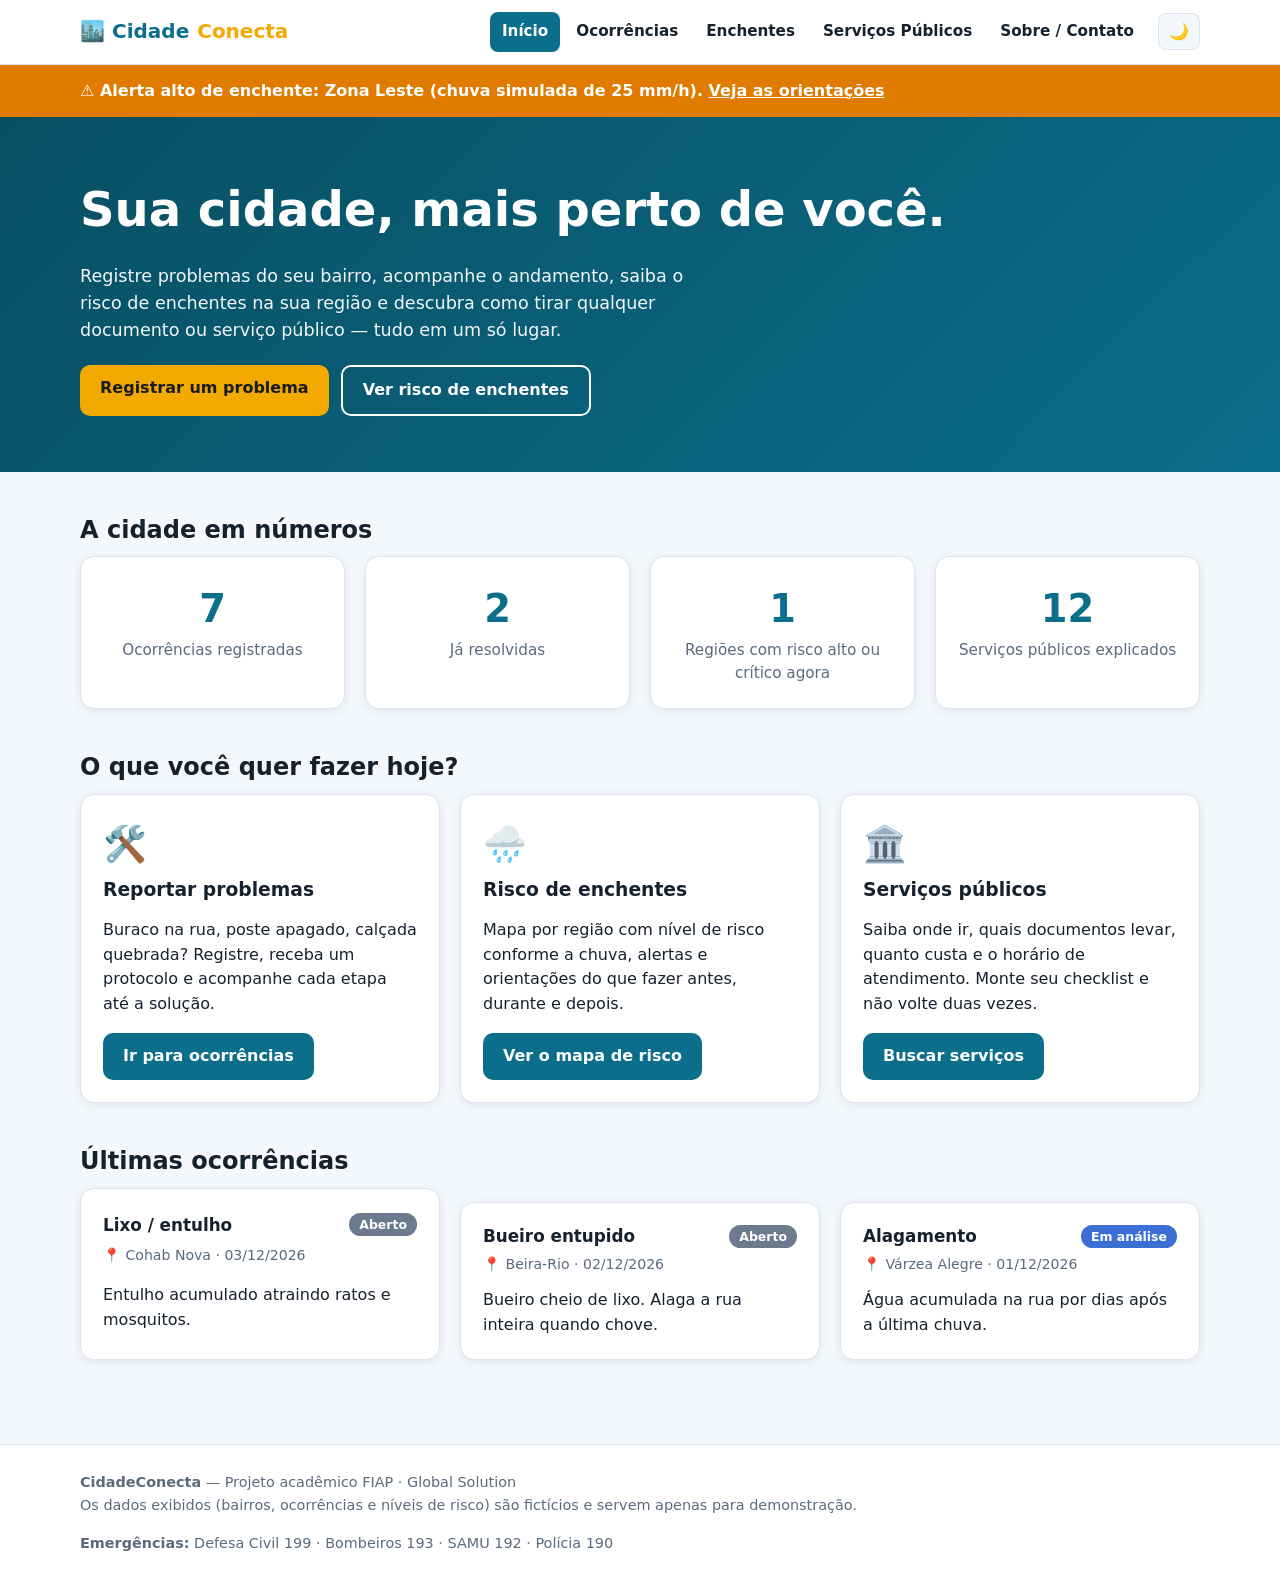
<file: index.html>
<!DOCTYPE html>
<html lang="pt-BR">
<head>
  <meta charset="UTF-8">
  <meta name="viewport" content="width=device-width, initial-scale=1">
  <meta name="description" content="CidadeConecta: registre problemas urbanos, acompanhe riscos de enchentes e encontre serviços públicos.">
  <title>CidadeConecta — Cidade mais próxima de você</title>
  <link rel="stylesheet" href="css/style.css">
</head>
<body data-page="index">
  <div id="bannerAlerta" role="status"></div>

  <main id="conteudo">
    <section class="hero">
      <div class="container">
        <h1>Sua cidade, mais perto de você.</h1>
        <p>Registre problemas do seu bairro, acompanhe o andamento, saiba o risco de enchentes na sua região e descubra como tirar qualquer documento ou serviço público — tudo em um só lugar.</p>
        <div class="btn-row">
          <a class="btn accent" href="ocorrencias.html#nova">Registrar um problema</a>
          <a class="btn ghost" style="color:#fff;border-color:#fff" href="enchentes.html">Ver risco de enchentes</a>
        </div>
      </div>
    </section>

    <section class="block">
      <div class="container">
        <h2>A cidade em números</h2>
        <div class="grid cols-4">
          <div class="card stat"><div class="num" data-count id="nTotal">0</div><div class="lbl">Ocorrências registradas</div></div>
          <div class="card stat"><div class="num" data-count id="nResolvidas">0</div><div class="lbl">Já resolvidas</div></div>
          <div class="card stat"><div class="num" data-count id="nRegioes">0</div><div class="lbl">Regiões com risco alto ou crítico agora</div></div>
          <div class="card stat"><div class="num" data-count id="nServicos">0</div><div class="lbl">Serviços públicos explicados</div></div>
        </div>
      </div>
    </section>

    <section class="block" style="padding-top:0">
      <div class="container">
        <h2>O que você quer fazer hoje?</h2>
        <div class="grid cols-3">
          <article class="card feature">
            <span class="emoji" aria-hidden="true">🛠️</span>
            <h3>Reportar problemas</h3>
            <p>Buraco na rua, poste apagado, calçada quebrada? Registre, receba um protocolo e acompanhe cada etapa até a solução.</p>
            <a class="btn" href="ocorrencias.html">Ir para ocorrências</a>
          </article>
          <article class="card feature">
            <span class="emoji" aria-hidden="true">🌧️</span>
            <h3>Risco de enchentes</h3>
            <p>Mapa por região com nível de risco conforme a chuva, alertas e orientações do que fazer antes, durante e depois.</p>
            <a class="btn" href="enchentes.html">Ver o mapa de risco</a>
          </article>
          <article class="card feature">
            <span class="emoji" aria-hidden="true">🏛️</span>
            <h3>Serviços públicos</h3>
            <p>Saiba onde ir, quais documentos levar, quanto custa e o horário de atendimento. Monte seu checklist e não volte duas vezes.</p>
            <a class="btn" href="servicos.html">Buscar serviços</a>
          </article>
        </div>
      </div>
    </section>

    <section class="block" style="padding-top:0">
      <div class="container">
        <h2>Últimas ocorrências</h2>
        <div id="ultimas" class="grid cols-3"></div>
      </div>
    </section>
  </main>

  <script src="js/common.js"></script>
  <script src="js/servicos-dados.js"></script>
  <script src="js/home.js"></script>
</body>
</html>
</file>
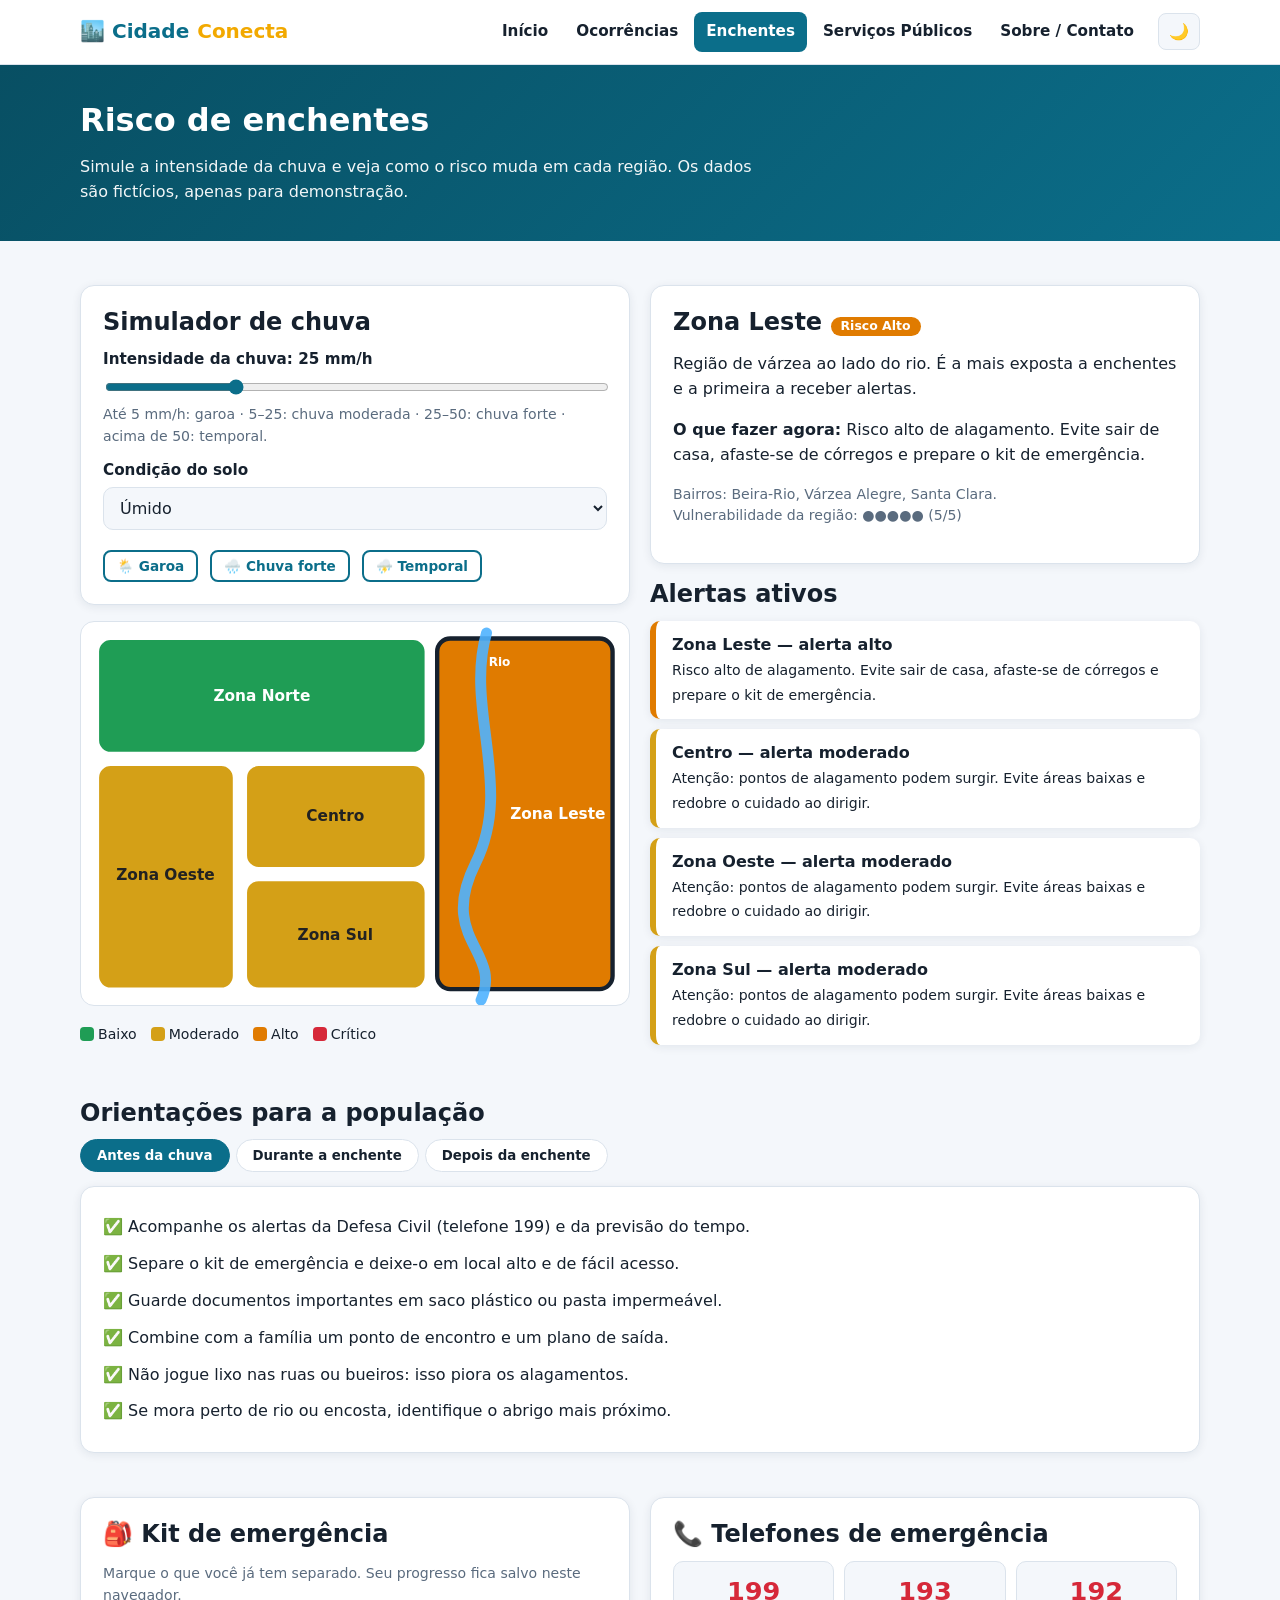
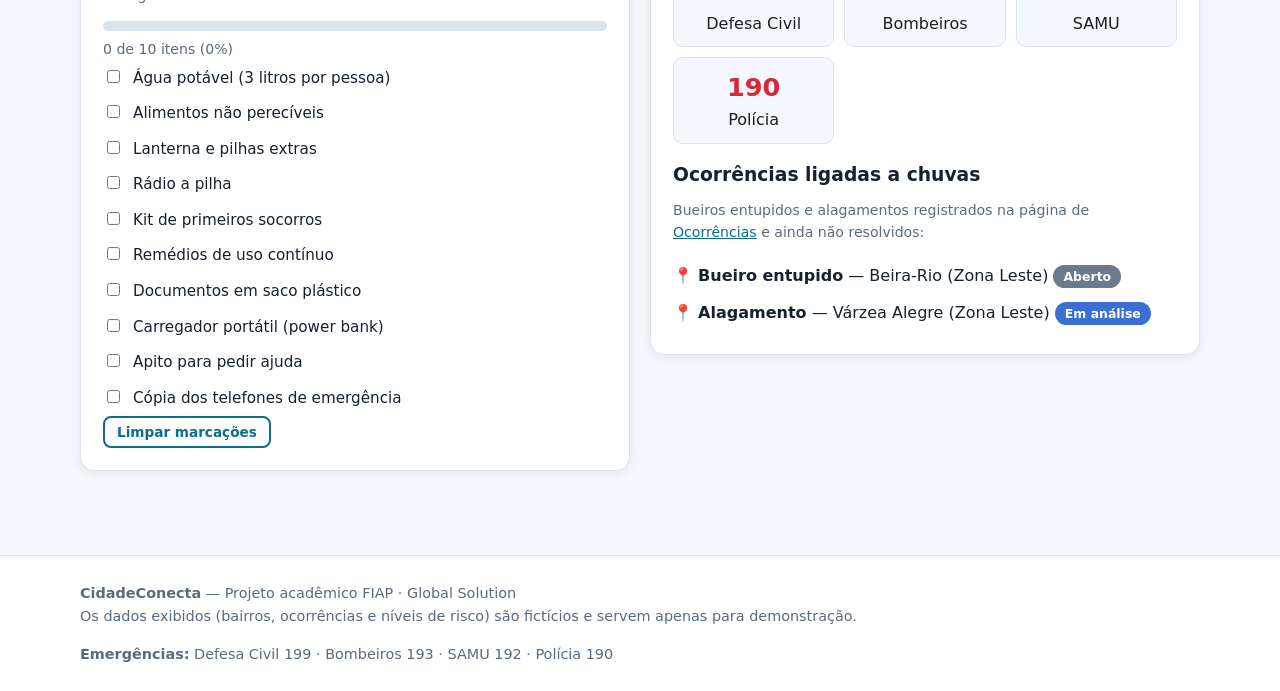
<file: enchentes.html>
<!DOCTYPE html>
<html lang="pt-BR">
<head>
  <meta charset="UTF-8">
  <meta name="viewport" content="width=device-width, initial-scale=1">
  <meta name="description" content="Mapa de risco de enchentes por região, alertas e orientações para a população.">
  <title>Risco de Enchentes — CidadeConecta</title>
  <link rel="stylesheet" href="css/style.css">
</head>
<body data-page="enchentes">
  <main id="conteudo">
    <div class="page-head">
      <div class="container">
        <h1>Risco de enchentes</h1>
        <p>Simule a intensidade da chuva e veja como o risco muda em cada região. Os dados são fictícios, apenas para demonstração.</p>
      </div>
    </div>

    <section class="block">
      <div class="container">
        <div class="grid" style="grid-template-columns: repeat(auto-fit, minmax(320px, 1fr)); align-items: start">

          <!-- SIMULADOR + MAPA -->
          <div>
            <div class="card" style="margin-bottom:16px">
              <h2>Simulador de chuva</h2>
              <label for="chuva">Intensidade da chuva: <strong id="chuvaValor">25 mm/h</strong></label>
              <input type="range" id="chuva" min="0" max="100" step="5" value="25" aria-describedby="chuvaDesc">
              <div id="chuvaDesc" class="muted small">Até 5 mm/h: garoa · 5–25: chuva moderada · 25–50: chuva forte · acima de 50: temporal.</div>

              <label for="solo">Condição do solo</label>
              <select id="solo">
                <option value="seco">Seco (sem chuva nos últimos dias)</option>
                <option value="umido">Úmido</option>
                <option value="encharcado">Encharcado (choveu muito nos últimos dias)</option>
              </select>

              <div class="btn-row">
                <button class="btn small ghost" type="button" data-preset="5,seco">🌦️ Garoa</button>
                <button class="btn small ghost" type="button" data-preset="30,umido">🌧️ Chuva forte</button>
                <button class="btn small ghost" type="button" data-preset="70,encharcado">⛈️ Temporal</button>
              </div>
            </div>

            <div class="map-wrap">
              <svg viewBox="0 0 500 350" role="group" aria-label="Mapa esquemático da cidade por região. Selecione uma região para ver detalhes.">
                <g id="zonas">
                  <g class="zone-g" data-id="norte"  tabindex="0" role="button"><rect class="zone" x="15"  y="15"  width="300" height="105" rx="12"/><text class="zone-label" x="165" y="72">Zona Norte</text></g>
                  <g class="zone-g" data-id="leste"  tabindex="0" role="button"><rect class="zone" x="325" y="15"  width="160" height="320" rx="12"/><text class="zone-label" x="435" y="180">Zona Leste</text></g>
                  <g class="zone-g" data-id="oeste"  tabindex="0" role="button"><rect class="zone" x="15"  y="130" width="125" height="205" rx="12"/><text class="zone-label" x="77" y="235">Zona Oeste</text></g>
                  <g class="zone-g" data-id="centro" tabindex="0" role="button"><rect class="zone" x="150" y="130" width="165" height="95"  rx="12"/><text class="zone-label" x="232" y="182">Centro</text></g>
                  <g class="zone-g" data-id="sul"    tabindex="0" role="button"><rect class="zone" x="150" y="235" width="165" height="100" rx="12"/><text class="zone-label" x="232" y="290">Zona Sul</text></g>
                </g>
                <path d="M370 10 C 350 80, 395 150, 360 220 S 385 300, 365 345" fill="none" stroke="#4fb3ff" stroke-width="10" stroke-linecap="round" opacity=".9" pointer-events="none"/>
                <text x="372" y="40" font-size="11" fill="#fff" pointer-events="none" style="font-weight:700">Rio</text>
              </svg>
              <div class="legend" aria-label="Legenda">
                <span><i style="background:var(--ok)"></i>Baixo</span>
                <span><i style="background:var(--warn)"></i>Moderado</span>
                <span><i style="background:var(--high)"></i>Alto</span>
                <span><i style="background:var(--crit)"></i>Crítico</span>
              </div>
            </div>
          </div>

          <!-- DETALHES + ALERTAS -->
          <div>
            <div class="card" id="detalheRegiao" aria-live="polite" style="margin-bottom:16px"></div>
            <h2>Alertas ativos</h2>
            <div id="alertas" aria-live="polite"></div>
          </div>
        </div>
      </div>
    </section>

    <section class="block" style="padding-top:0">
      <div class="container">
        <h2>Orientações para a população</h2>
        <div class="tabs" role="tablist" aria-label="Momento">
          <button class="tab" role="tab" id="tab-antes" aria-selected="true" data-tab="antes">Antes da chuva</button>
          <button class="tab" role="tab" id="tab-durante" aria-selected="false" data-tab="durante">Durante a enchente</button>
          <button class="tab" role="tab" id="tab-depois" aria-selected="false" data-tab="depois">Depois da enchente</button>
        </div>
        <div class="card" id="painelOrient" role="tabpanel"></div>
      </div>
    </section>

    <section class="block" style="padding-top:0">
      <div class="container grid" style="grid-template-columns: repeat(auto-fit, minmax(300px, 1fr)); align-items: start">
        <div class="card">
          <h2>🎒 Kit de emergência</h2>
          <p class="muted small">Marque o que você já tem separado. Seu progresso fica salvo neste navegador.</p>
          <div class="progress" role="progressbar" aria-valuemin="0" aria-valuemax="100" id="barraKit"><div id="barraKitFill"></div></div>
          <div id="kitTexto" class="small muted"></div>
          <ul class="clean check" id="kit"></ul>
          <button class="btn small ghost" type="button" id="kitLimpar">Limpar marcações</button>
        </div>
        <div class="card">
          <h2>📞 Telefones de emergência</h2>
          <div class="phones">
            <div class="phone"><b>199</b>Defesa Civil</div>
            <div class="phone"><b>193</b>Bombeiros</div>
            <div class="phone"><b>192</b>SAMU</div>
            <div class="phone"><b>190</b>Polícia</div>
          </div>
          <h3 style="margin-top:20px">Ocorrências ligadas a chuvas</h3>
          <p class="muted small">Bueiros entupidos e alagamentos registrados na página de <a href="ocorrencias.html">Ocorrências</a> e ainda não resolvidos:</p>
          <ul class="clean" id="relacionadas"></ul>
        </div>
      </div>
    </section>
  </main>

  <script src="js/common.js"></script>
  <script src="js/enchentes.js"></script>
</body>
</html>
</file>
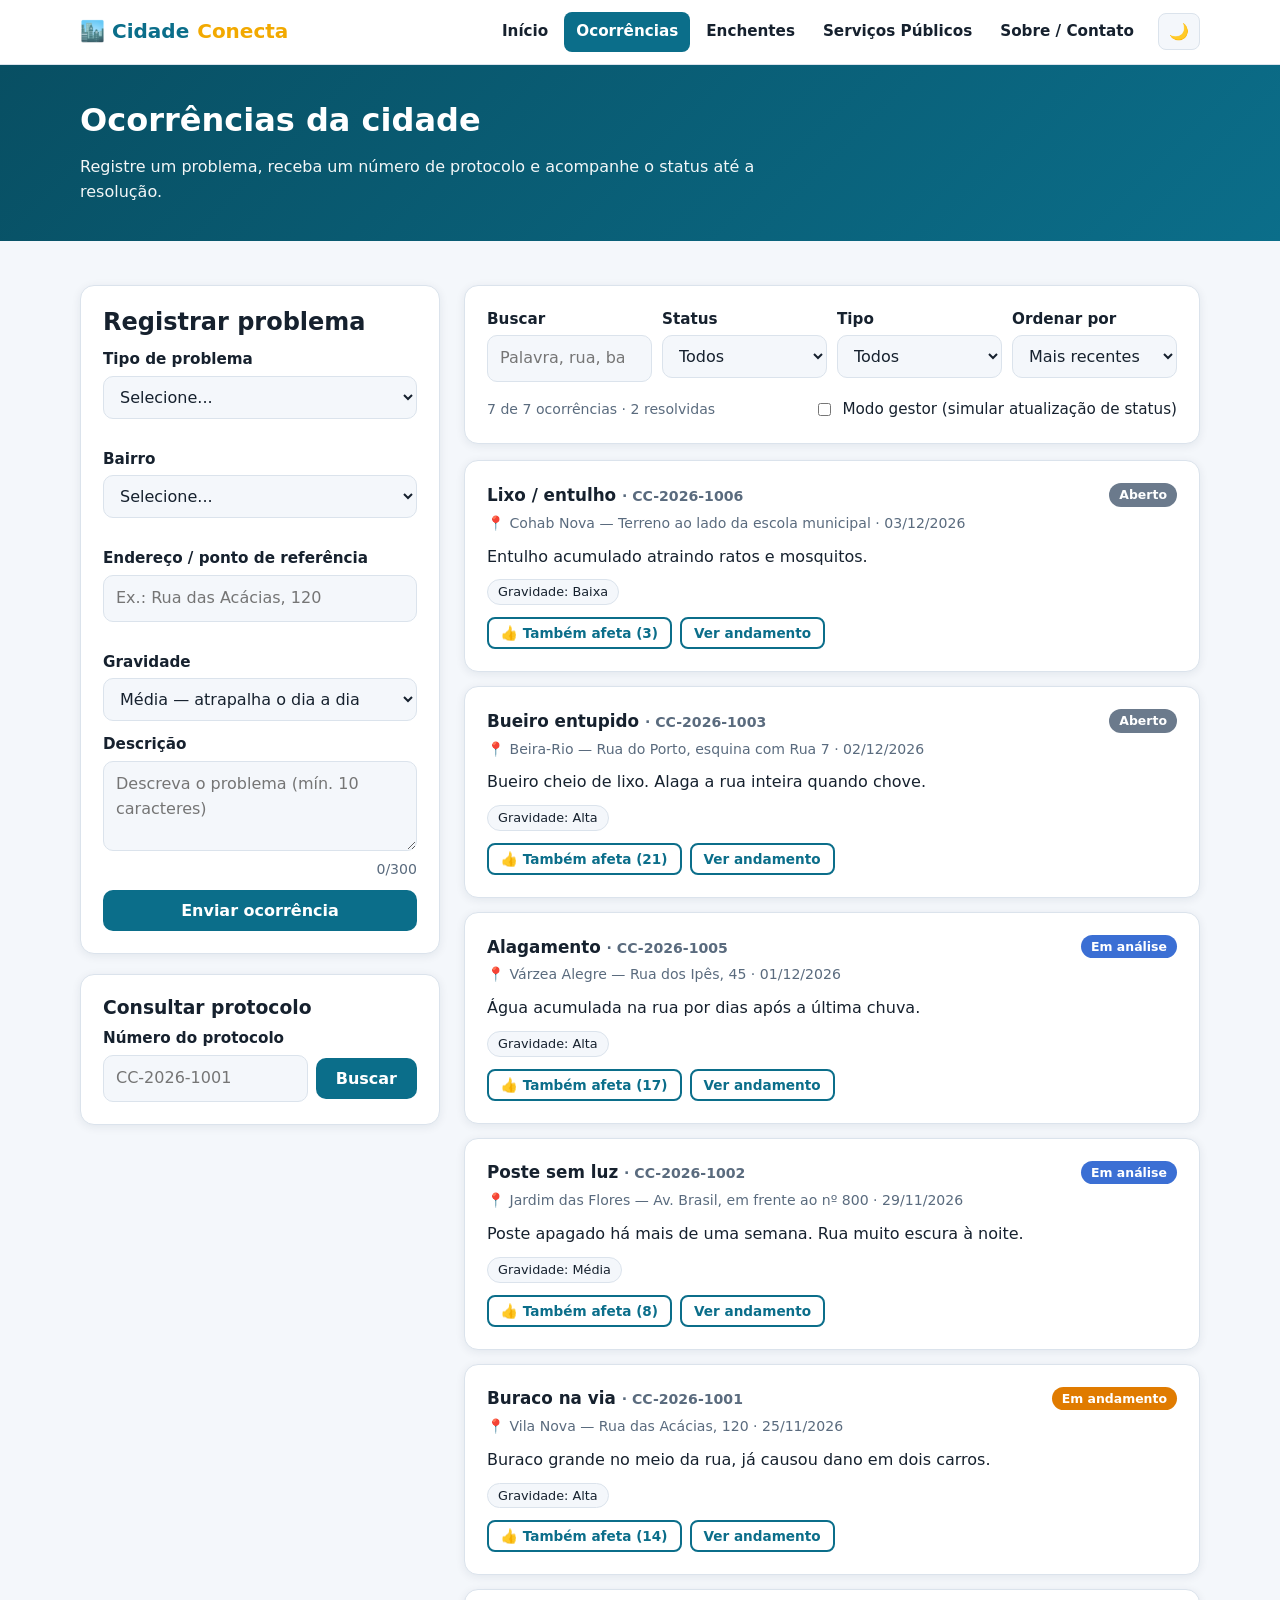
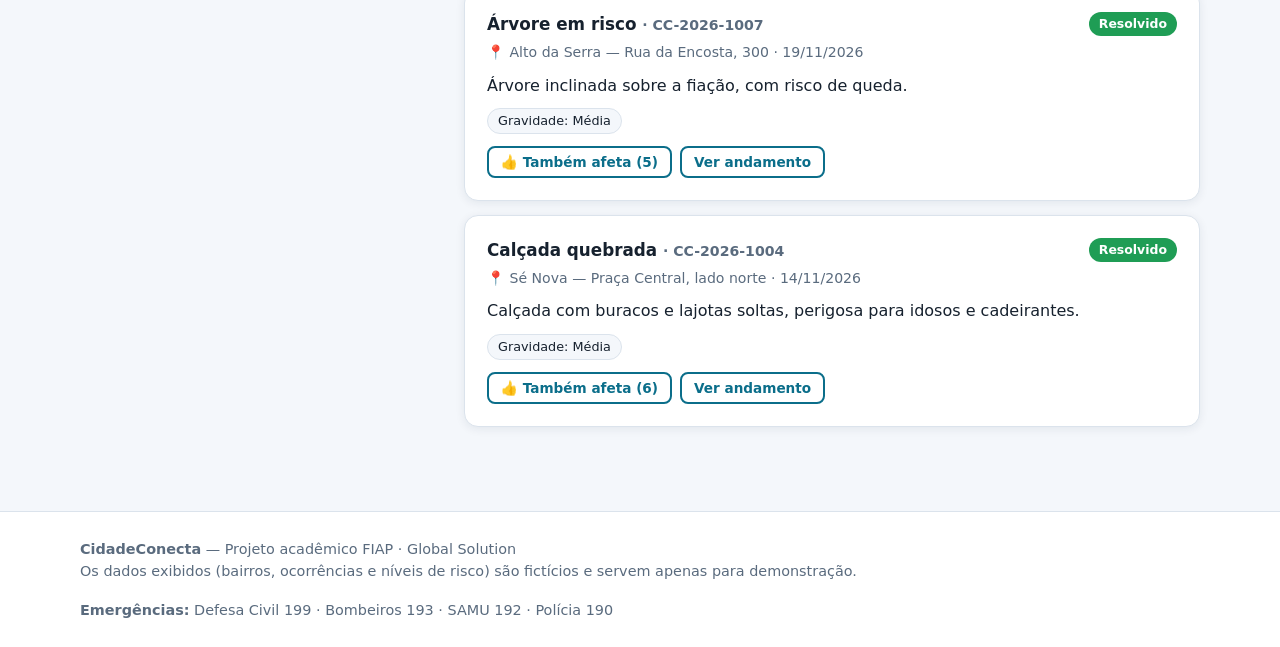
<file: ocorrencias.html>
<!DOCTYPE html>
<html lang="pt-BR">
<head>
  <meta charset="UTF-8">
  <meta name="viewport" content="width=device-width, initial-scale=1">
  <meta name="description" content="Registre e acompanhe problemas da sua cidade: buracos, postes sem luz, calçadas quebradas e mais.">
  <title>Ocorrências — CidadeConecta</title>
  <link rel="stylesheet" href="css/style.css">
</head>
<body data-page="ocorrencias">
  <main id="conteudo">
    <div class="page-head">
      <div class="container">
        <h1>Ocorrências da cidade</h1>
        <p>Registre um problema, receba um número de protocolo e acompanhe o status até a resolução.</p>
      </div>
    </div>

    <section class="block">
      <div class="container two-col">

        <!-- FORMULÁRIO -->
        <aside>
          <form id="form" class="card" novalidate aria-labelledby="tituloForm">
            <h2 id="nova" tabindex="-1"><span id="tituloForm">Registrar problema</span></h2>

            <label for="tipo">Tipo de problema</label>
            <select id="tipo" required></select>
            <div class="field-error" data-for="tipo"></div>

            <label for="bairro">Bairro</label>
            <select id="bairro" required></select>
            <div class="field-error" data-for="bairro"></div>

            <label for="endereco">Endereço / ponto de referência</label>
            <input id="endereco" type="text" maxlength="100" placeholder="Ex.: Rua das Acácias, 120" required>
            <div class="field-error" data-for="endereco"></div>

            <label for="gravidade">Gravidade</label>
            <select id="gravidade">
              <option value="baixa">Baixa — incômodo</option>
              <option value="media" selected>Média — atrapalha o dia a dia</option>
              <option value="alta">Alta — risco à segurança</option>
            </select>

            <label for="descricao">Descrição</label>
            <textarea id="descricao" maxlength="300" placeholder="Descreva o problema (mín. 10 caracteres)" required></textarea>
            <div class="inline" style="justify-content:space-between">
              <div class="field-error" data-for="descricao"></div>
              <span class="muted small" id="contador">0/300</span>
            </div>

            <button class="btn" type="submit" style="width:100%;margin-top:10px">Enviar ocorrência</button>
          </form>

          <div class="card" style="margin-top:20px">
            <h3>Consultar protocolo</h3>
            <label for="buscaProto" style="margin-top:0">Número do protocolo</label>
            <div class="inline" style="flex-wrap:nowrap">
              <input id="buscaProto" type="text" placeholder="CC-2026-1001">
              <button class="btn" id="btnProto" type="button">Buscar</button>
            </div>
          </div>
        </aside>

        <!-- LISTA -->
        <div>
          <div class="card" style="margin-bottom:16px">
            <div class="filters">
              <div><label for="fBusca">Buscar</label><input id="fBusca" type="search" placeholder="Palavra, rua, bairro..."></div>
              <div><label for="fStatus">Status</label><select id="fStatus"><option value="">Todos</option></select></div>
              <div><label for="fTipo">Tipo</label><select id="fTipo"><option value="">Todos</option></select></div>
              <div><label for="fOrdem">Ordenar por</label>
                <select id="fOrdem">
                  <option value="recentes">Mais recentes</option>
                  <option value="apoios">Mais apoiadas</option>
                  <option value="gravidade">Maior gravidade</option>
                </select>
              </div>
            </div>
            <div class="inline" style="justify-content:space-between">
              <span id="resumo" class="muted small" aria-live="polite"></span>
              <label class="inline" style="margin:0;font-weight:400">
                <input type="checkbox" id="modoGestor"> Modo gestor (simular atualização de status)
              </label>
            </div>
          </div>
          <div id="lista"></div>
        </div>
      </div>
    </section>
  </main>

  <dialog id="detalhe" aria-labelledby="detTitulo">
    <div id="detConteudo"></div>
    <div class="btn-row"><button class="btn" id="fechar" type="button">Fechar</button></div>
  </dialog>

  <script src="js/common.js"></script>
  <script src="js/ocorrencias.js"></script>
</body>
</html>
</file>
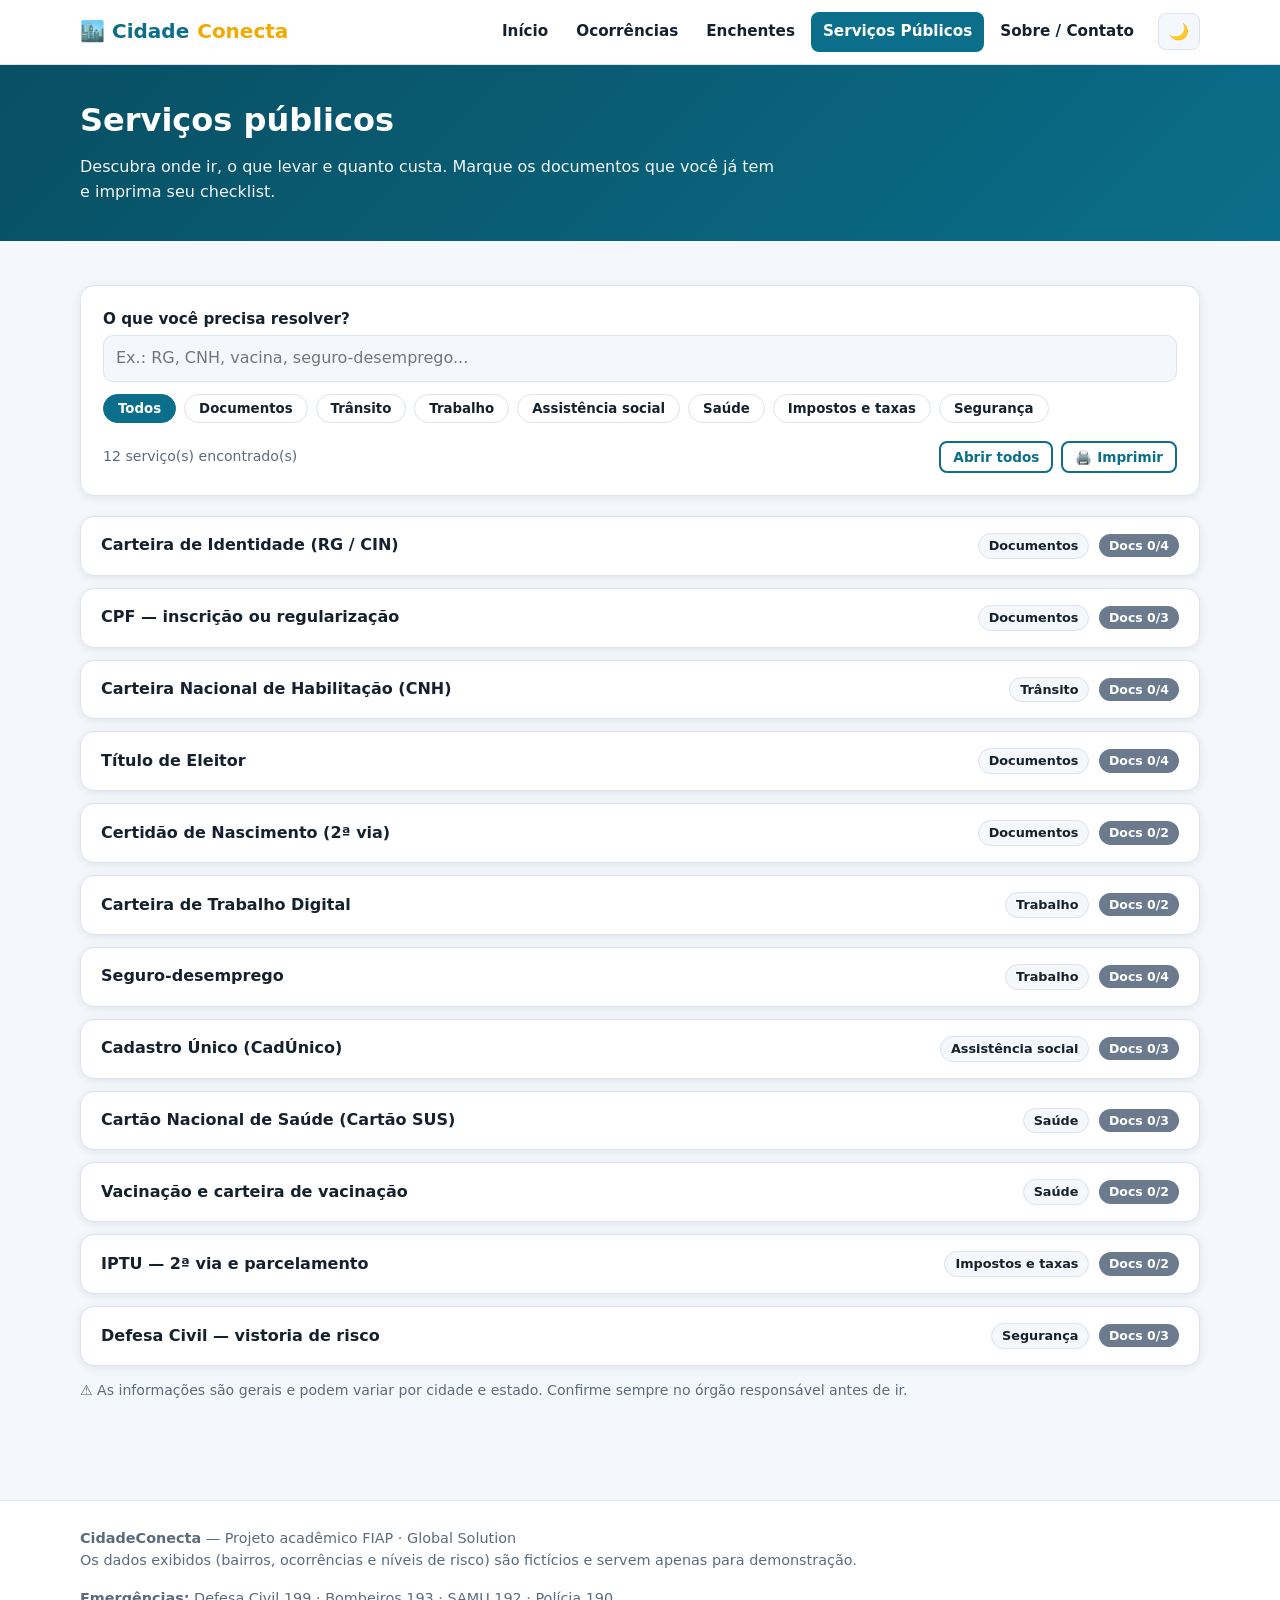
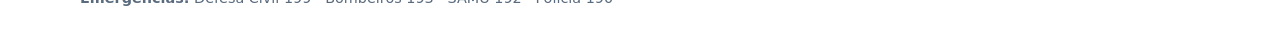
<file: servicos.html>
<!DOCTYPE html>
<html lang="pt-BR">
<head>
  <meta charset="UTF-8">
  <meta name="viewport" content="width=device-width, initial-scale=1">
  <meta name="description" content="Encontre serviços públicos: onde ir, quais documentos levar, custo e horários.">
  <title>Serviços Públicos — CidadeConecta</title>
  <link rel="stylesheet" href="css/style.css">
</head>
<body data-page="servicos">
  <main id="conteudo">
    <div class="page-head">
      <div class="container">
        <h1>Serviços públicos</h1>
        <p>Descubra onde ir, o que levar e quanto custa. Marque os documentos que você já tem e imprima seu checklist.</p>
      </div>
    </div>

    <section class="block">
      <div class="container">
        <div class="card">
          <label for="busca" style="margin-top:0">O que você precisa resolver?</label>
          <input id="busca" type="search" placeholder="Ex.: RG, CNH, vacina, seguro-desemprego..." autocomplete="off">
          <div class="chips" id="chips" role="group" aria-label="Filtrar por categoria"></div>
          <div class="inline" style="justify-content:space-between">
            <span id="resumo" class="muted small" aria-live="polite"></span>
            <div class="inline">
              <button class="btn small ghost" type="button" id="abrirTodos">Abrir todos</button>
              <button class="btn small ghost" type="button" id="imprimir">🖨️ Imprimir</button>
            </div>
          </div>
        </div>

        <div id="lista" style="margin-top:20px"></div>
        <p class="muted small">⚠️ As informações são gerais e podem variar por cidade e estado. Confirme sempre no órgão responsável antes de ir.</p>
      </div>
    </section>
  </main>

  <script src="js/common.js"></script>
  <script src="js/servicos-dados.js"></script>
  <script src="js/servicos.js"></script>
</body>
</html>
</file>
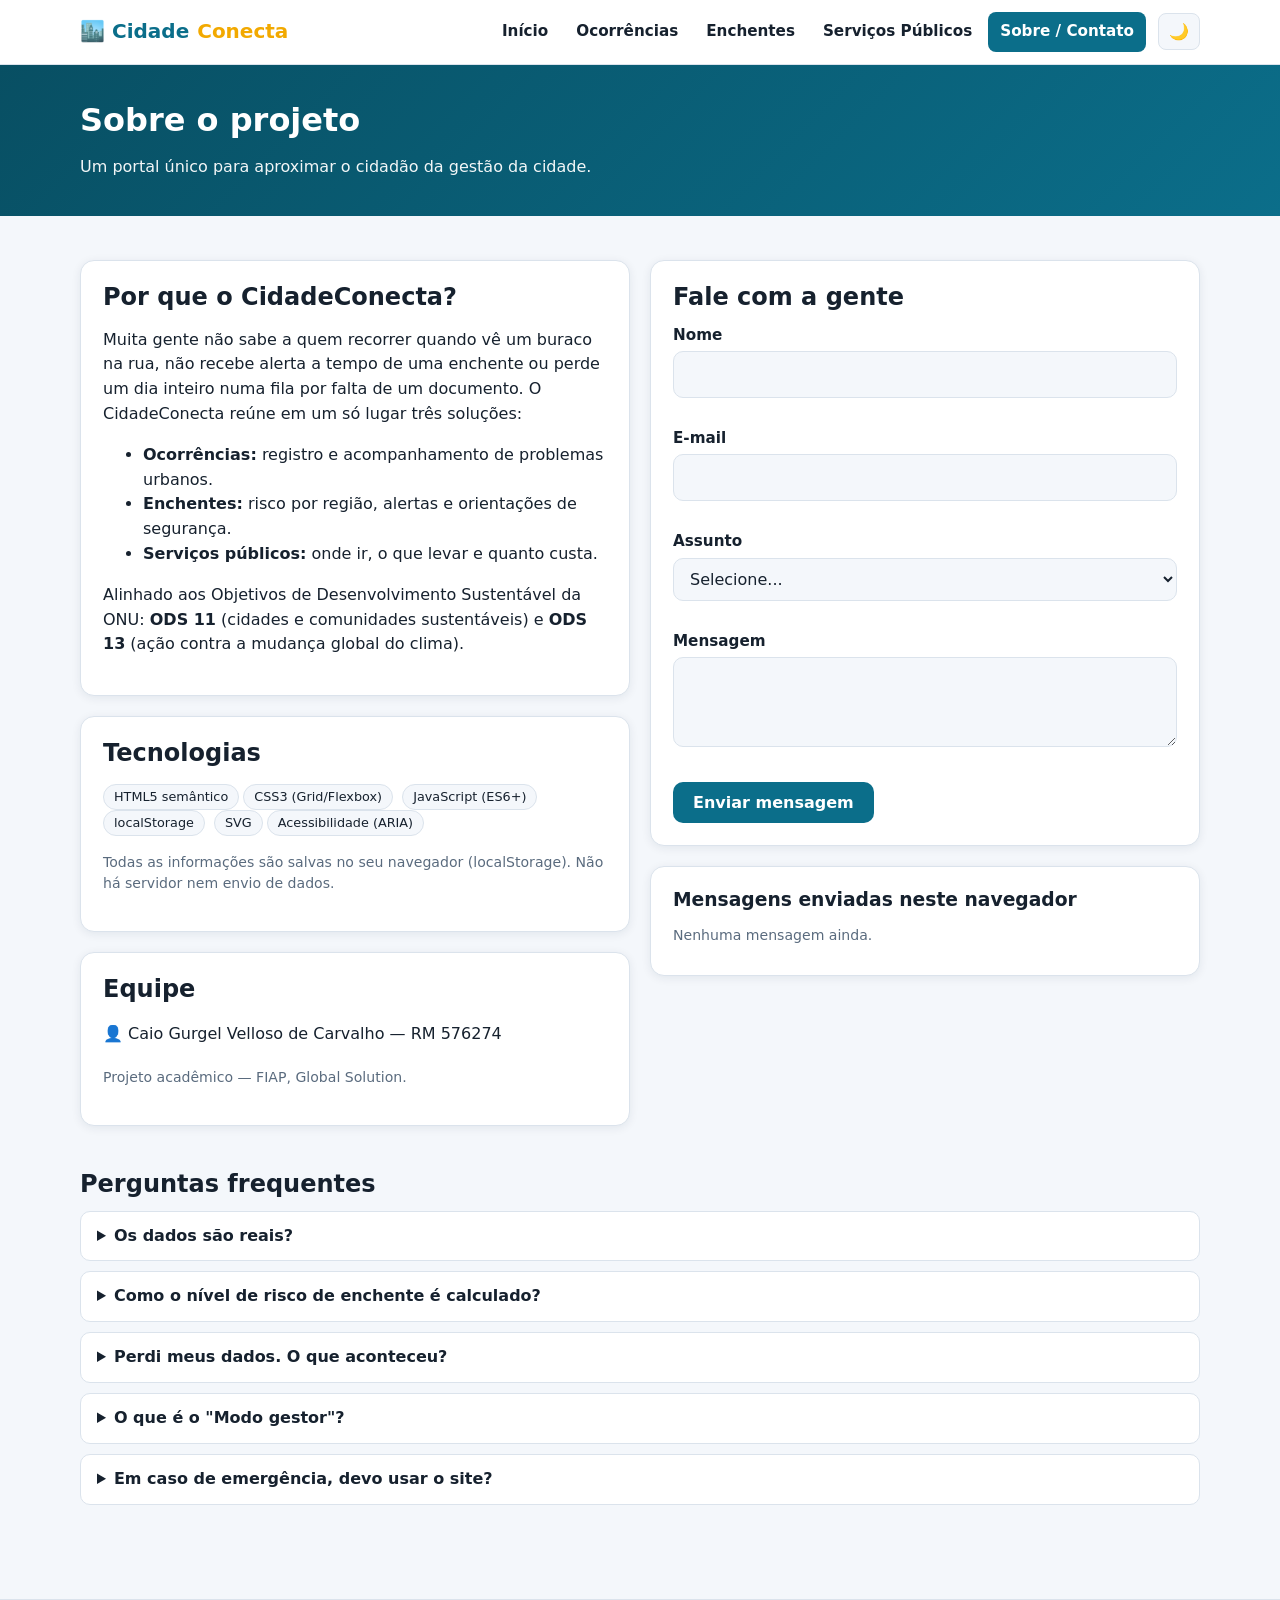
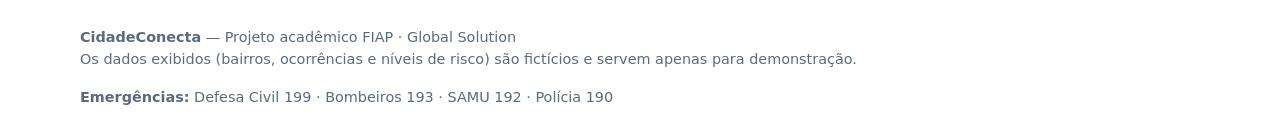
<file: sobre.html>
<!DOCTYPE html>
<html lang="pt-BR">
<head>
  <meta charset="UTF-8">
  <meta name="viewport" content="width=device-width, initial-scale=1">
  <meta name="description" content="Sobre o projeto CidadeConecta, perguntas frequentes e formulário de contato.">
  <title>Sobre e Contato — CidadeConecta</title>
  <link rel="stylesheet" href="css/style.css">
</head>
<body data-page="sobre">
  <main id="conteudo">
    <div class="page-head">
      <div class="container">
        <h1>Sobre o projeto</h1>
        <p>Um portal único para aproximar o cidadão da gestão da cidade.</p>
      </div>
    </div>

    <section class="block">
      <div class="container grid" style="grid-template-columns: repeat(auto-fit, minmax(300px, 1fr)); align-items: start">
        <div>
          <div class="card">
            <h2>Por que o CidadeConecta?</h2>
            <p>Muita gente não sabe a quem recorrer quando vê um buraco na rua, não recebe alerta a tempo de uma enchente ou perde um dia inteiro numa fila por falta de um documento. O CidadeConecta reúne em um só lugar três soluções:</p>
            <ul>
              <li><strong>Ocorrências:</strong> registro e acompanhamento de problemas urbanos.</li>
              <li><strong>Enchentes:</strong> risco por região, alertas e orientações de segurança.</li>
              <li><strong>Serviços públicos:</strong> onde ir, o que levar e quanto custa.</li>
            </ul>
            <p>Alinhado aos Objetivos de Desenvolvimento Sustentável da ONU: <strong>ODS 11</strong> (cidades e comunidades sustentáveis) e <strong>ODS 13</strong> (ação contra a mudança global do clima).</p>
          </div>

          <div class="card" style="margin-top:20px">
            <h2>Tecnologias</h2>
            <p>
              <span class="tag">HTML5 semântico</span><span class="tag">CSS3 (Grid/Flexbox)</span>
              <span class="tag">JavaScript (ES6+)</span><span class="tag">localStorage</span>
              <span class="tag">SVG</span><span class="tag">Acessibilidade (ARIA)</span>
            </p>
            <p class="muted small">Todas as informações são salvas no seu navegador (localStorage). Não há servidor nem envio de dados.</p>
          </div>

          <div class="card" style="margin-top:20px">
            <h2>Equipe</h2>
            <ul class="clean">
              <li>👤 Caio Gurgel Velloso de Carvalho — RM 576274</li>
            </ul>
            <p class="muted small">Projeto acadêmico — FIAP, Global Solution.</p>
          </div>
        </div>

        <div>
          <form id="contato" class="card" novalidate>
            <h2>Fale com a gente</h2>
            <label for="nome">Nome</label>
            <input id="nome" type="text" autocomplete="name" required>
            <div class="field-error" data-for="nome"></div>

            <label for="email">E-mail</label>
            <input id="email" type="email" autocomplete="email" required>
            <div class="field-error" data-for="email"></div>

            <label for="assunto">Assunto</label>
            <select id="assunto" required>
              <option value="">Selecione...</option>
              <option>Dúvida</option><option>Sugestão</option><option>Elogio</option><option>Problema no site</option>
            </select>
            <div class="field-error" data-for="assunto"></div>

            <label for="mensagem">Mensagem</label>
            <textarea id="mensagem" maxlength="500" required></textarea>
            <div class="field-error" data-for="mensagem"></div>

            <button class="btn" type="submit" style="margin-top:10px">Enviar mensagem</button>
          </form>

          <div class="card" style="margin-top:20px">
            <h3>Mensagens enviadas neste navegador</h3>
            <ul class="clean" id="msgs"></ul>
            <button class="btn small ghost" id="limpaMsgs" type="button">Apagar mensagens</button>
          </div>
        </div>
      </div>
    </section>

    <section class="block" style="padding-top:0">
      <div class="container faq">
        <h2>Perguntas frequentes</h2>
        <details><summary>Os dados são reais?</summary><p>Não. Bairros, ocorrências e níveis de risco são fictícios e servem para demonstrar o funcionamento do site. As informações dos serviços públicos são gerais e devem ser confirmadas no órgão responsável.</p></details>
        <details><summary>Como o nível de risco de enchente é calculado?</summary><p>Multiplicamos a vulnerabilidade da região (1 a 5) por um fator que combina a intensidade da chuva e a condição do solo. Quanto maior o resultado, maior o nível: baixo, moderado, alto ou crítico.</p></details>
        <details><summary>Perdi meus dados. O que aconteceu?</summary><p>Tudo é salvo no localStorage do navegador. Limpar o histórico, usar aba anônima ou trocar de navegador apaga ou separa esses dados.</p></details>
        <details><summary>O que é o "Modo gestor"?</summary><p>É uma simulação, na página de Ocorrências, que permite avançar o status de um problema (aberto → em análise → em andamento → resolvido), como faria a equipe da prefeitura.</p></details>
        <details><summary>Em caso de emergência, devo usar o site?</summary><p>Não. Ligue 199 (Defesa Civil), 193 (Bombeiros), 192 (SAMU) ou 190 (Polícia).</p></details>
      </div>
    </section>
  </main>

  <script src="js/common.js"></script>
  <script src="js/sobre.js"></script>
</body>
</html>
</file>
<file: css/style.css>
:root {
  --bg: #f4f7fb;
  --surface: #ffffff;
  --text: #16212e;
  --muted: #5a6b7e;
  --primary: #0b6e8a;
  --primary-dark: #084f63;
  --accent: #f2a900;
  --border: #dbe3ec;
  --ok: #1f9d55;
  --warn: #d4a017;
  --high: #e07b00;
  --crit: #d62839;
  --shadow: 0 2px 10px rgba(16, 40, 70, .08);
  --radius: 14px;
}
[data-theme="dark"] {
  --bg: #0f1722;
  --surface: #172233;
  --text: #e8eef6;
  --muted: #9fb0c4;
  --primary: #3bb4d4;
  --primary-dark: #7fd3e8;
  --border: #27364b;
  --shadow: 0 2px 10px rgba(0, 0, 0, .35);
}
* { box-sizing: border-box; }
html { scroll-behavior: smooth; }
body {
  margin: 0; font-family: "Segoe UI", system-ui, -apple-system, Arial, sans-serif;
  background: var(--bg); color: var(--text); line-height: 1.55;
  display: flex; flex-direction: column; min-height: 100vh;
}
main { flex: 1; }
a { color: var(--primary); }
h1, h2, h3 { line-height: 1.2; margin: 0 0 .5em; }
.container { width: min(1120px, 92%); margin-inline: auto; }
.skip { position: absolute; left: -999px; }
.skip:focus { left: 8px; top: 8px; background: #fff; padding: 8px; z-index: 99; }
:focus-visible { outline: 3px solid var(--accent); outline-offset: 2px; }

/* Header */
.site-header { background: var(--surface); border-bottom: 1px solid var(--border); position: sticky; top: 0; z-index: 20; }
.nav { display: flex; align-items: center; justify-content: space-between; gap: 12px; padding: 12px 0; }
.brand { font-weight: 800; font-size: 1.25rem; color: var(--primary); text-decoration: none; display: flex; align-items: center; gap: 8px; }
.brand span { color: var(--accent); }
.nav ul { list-style: none; display: flex; gap: 4px; margin: 0; padding: 0; flex-wrap: wrap; }
.nav a.link { text-decoration: none; color: var(--text); padding: 8px 12px; border-radius: 8px; font-weight: 600; font-size: .95rem; display: block; }
.nav a.link:hover { background: var(--bg); }
.nav a.link.active { background: var(--primary); color: #fff; }
.nav-tools { display: flex; gap: 8px; align-items: center; }
.icon-btn { background: var(--bg); border: 1px solid var(--border); border-radius: 8px; padding: 8px 10px; cursor: pointer; font-size: 1rem; color: var(--text); }
.menu-btn { display: none; }
@media (max-width: 820px) {
  .menu-btn { display: inline-block; }
  .nav { flex-wrap: wrap; }
  .nav ul { display: none; width: 100%; flex-direction: column; order: 3; }
  .nav ul.open { display: flex; }
}

/* Hero */
.hero { background: linear-gradient(135deg, var(--primary-dark), var(--primary)); color: #fff; padding: 64px 0 56px; }
.hero h1 { font-size: clamp(1.9rem, 4vw, 3rem); }
.hero p { max-width: 640px; font-size: 1.1rem; opacity: .95; }
.page-head { background: linear-gradient(135deg, var(--primary-dark), var(--primary)); color: #fff; padding: 36px 0; }
.page-head p { margin: 0; max-width: 700px; opacity: .95; }

/* Buttons */
.btn { display: inline-block; background: var(--primary); color: #fff; border: 0; border-radius: 10px; padding: 11px 20px; font-weight: 700; font-size: 1rem; cursor: pointer; text-decoration: none; font-family: inherit; }
.btn:hover { background: var(--primary-dark); }
.btn.accent { background: var(--accent); color: #1b1b1b; }
.btn.accent:hover { background: #ffbf2e; }
.btn.ghost { background: transparent; color: var(--primary); border: 2px solid var(--primary); }
.btn.small { padding: 6px 12px; font-size: .85rem; border-radius: 8px; }
.btn.danger { background: var(--crit); }
.btn-row { display: flex; gap: 12px; flex-wrap: wrap; margin-top: 20px; }

/* Layout blocks */
section.block { padding: 44px 0; }
.grid { display: grid; gap: 20px; }
.grid.cols-3 { grid-template-columns: repeat(auto-fit, minmax(260px, 1fr)); }
.grid.cols-4 { grid-template-columns: repeat(auto-fit, minmax(200px, 1fr)); }
.card { background: var(--surface); border: 1px solid var(--border); border-radius: var(--radius); box-shadow: var(--shadow); padding: 22px; }
.card h3 { margin-bottom: .4em; }
.feature .emoji { font-size: 2.2rem; display: block; margin-bottom: 8px; }
.stat { text-align: center; }
.stat .num { font-size: 2.4rem; font-weight: 800; color: var(--primary); }
.stat .lbl { color: var(--muted); font-size: .95rem; }
.two-col { display: grid; grid-template-columns: 360px 1fr; gap: 24px; align-items: start; }
@media (max-width: 900px) { .two-col { grid-template-columns: 1fr; } }
.muted { color: var(--muted); }
.small { font-size: .88rem; }

/* Forms */
label { display: block; font-weight: 600; margin: 12px 0 4px; font-size: .95rem; }
input, select, textarea { width: 100%; padding: 10px 12px; border: 1px solid var(--border); border-radius: 10px; background: var(--bg); color: var(--text); font: inherit; }
textarea { min-height: 90px; resize: vertical; }
input[type="checkbox"], input[type="radio"] { width: auto; }
.field-error { color: var(--crit); font-size: .85rem; min-height: 1.1em; margin-top: 2px; }
input.invalid, select.invalid, textarea.invalid { border-color: var(--crit); }
.inline { display: flex; gap: 8px; align-items: center; flex-wrap: wrap; }
.filters { display: grid; grid-template-columns: repeat(auto-fit, minmax(150px, 1fr)); gap: 10px; margin-bottom: 16px; }
.filters label { margin-top: 0; }

/* Badges */
.badge { display: inline-block; padding: 2px 10px; border-radius: 999px; font-size: .78rem; font-weight: 700; color: #fff; }
.b-aberto { background: #6b7a8c; }
.b-analise { background: #3b6fd4; }
.b-andamento { background: var(--high); }
.b-resolvido { background: var(--ok); }
.b-baixo { background: var(--ok); }
.b-moderado { background: var(--warn); color: #222; }
.b-alto { background: var(--high); }
.b-critico { background: var(--crit); }
.tag { display: inline-block; background: var(--bg); border: 1px solid var(--border); border-radius: 999px; padding: 2px 10px; font-size: .8rem; margin-right: 4px; }

/* Occurrence list */
.occ { display: grid; gap: 6px; }
.occ + .occ { margin-top: 14px; }
.occ header { display: flex; justify-content: space-between; gap: 8px; flex-wrap: wrap; align-items: center; }
.occ h3 { margin: 0; font-size: 1.05rem; }
.occ-actions { display: flex; gap: 8px; flex-wrap: wrap; align-items: center; margin-top: 6px; }
.empty { text-align: center; padding: 30px; color: var(--muted); }
dialog { border: 0; border-radius: var(--radius); padding: 24px; width: min(520px, 92%); background: var(--surface); color: var(--text); box-shadow: 0 10px 40px rgba(0,0,0,.35); }
dialog::backdrop { background: rgba(0,0,0,.5); }
.timeline { list-style: none; padding: 0; margin: 12px 0; border-left: 3px solid var(--border); }
.timeline li { padding: 0 0 12px 14px; position: relative; }
.timeline li::before { content: ""; position: absolute; left: -8px; top: 5px; width: 13px; height: 13px; border-radius: 50%; background: var(--primary); }

/* Flood */
.map-wrap svg { width: 100%; height: auto; border-radius: var(--radius); background: var(--surface); border: 1px solid var(--border); }
.zone { cursor: pointer; stroke: var(--surface); stroke-width: 3; transition: opacity .2s; }
.zone:hover, .zone:focus { opacity: .8; }
.zone.selected { stroke: var(--text); stroke-width: 4; }
.zone-label { font-weight: 700; font-size: 14px; fill: #fff; pointer-events: none; text-anchor: middle; }
.zone-label.dark { fill: #222; }
.level-baixo { fill: var(--ok); }
.level-moderado { fill: var(--warn); }
.level-alto { fill: var(--high); }
.level-critico { fill: var(--crit); }
.legend { display: flex; gap: 14px; flex-wrap: wrap; margin-top: 10px; font-size: .88rem; }
.legend i { display: inline-block; width: 14px; height: 14px; border-radius: 4px; vertical-align: -2px; margin-right: 4px; }
input[type="range"] { padding: 0; accent-color: var(--primary); }
.alert { border-left: 6px solid; border-radius: 10px; padding: 12px 16px; background: var(--surface); box-shadow: var(--shadow); margin-bottom: 10px; }
.alert.baixo { border-color: var(--ok); }
.alert.moderado { border-color: var(--warn); }
.alert.alto { border-color: var(--high); }
.alert.critico { border-color: var(--crit); }
.banner { padding: 14px 0; color: #fff; font-weight: 600; }
.banner.baixo { background: var(--ok); }
.banner.moderado { background: var(--warn); color: #222; }
.banner.alto { background: var(--high); }
.banner.critico { background: var(--crit); }
.tabs { display: flex; gap: 6px; flex-wrap: wrap; margin-bottom: 14px; }
.tab { border: 1px solid var(--border); background: var(--surface); color: var(--text); padding: 8px 16px; border-radius: 999px; cursor: pointer; font-weight: 600; font-family: inherit; }
.tab[aria-selected="true"] { background: var(--primary); color: #fff; border-color: var(--primary); }
ul.clean { list-style: none; padding: 0; margin: 0; }
ul.clean li { padding: 6px 0; }
ul.check li label { display: flex; gap: 10px; align-items: flex-start; font-weight: 400; margin: 0; cursor: pointer; }
.progress { background: var(--border); border-radius: 999px; height: 10px; overflow: hidden; margin: 8px 0; }
.progress > div { background: var(--ok); height: 100%; width: 0; transition: width .3s; }
.phones { display: grid; grid-template-columns: repeat(auto-fit, minmax(130px, 1fr)); gap: 10px; }
.phone { text-align: center; background: var(--bg); border-radius: 10px; padding: 10px; border: 1px solid var(--border); }
.phone b { font-size: 1.6rem; display: block; color: var(--crit); }

/* Services */
.chips { display: flex; gap: 8px; flex-wrap: wrap; margin: 12px 0 18px; }
.chip { border: 1px solid var(--border); background: var(--surface); color: var(--text); border-radius: 999px; padding: 6px 14px; cursor: pointer; font-weight: 600; font-family: inherit; }
.chip[aria-pressed="true"] { background: var(--primary); color: #fff; border-color: var(--primary); }
details.service { background: var(--surface); border: 1px solid var(--border); border-radius: var(--radius); box-shadow: var(--shadow); margin-bottom: 12px; }
details.service summary { cursor: pointer; padding: 16px 20px; font-weight: 700; display: flex; justify-content: space-between; gap: 8px; flex-wrap: wrap; align-items: center; list-style: none; }
details.service summary::-webkit-details-marker { display: none; }
details.service .body { padding: 0 20px 18px; display: grid; gap: 14px; grid-template-columns: repeat(auto-fit, minmax(240px, 1fr)); }
details.service h4 { margin: 0 0 6px; font-size: .95rem; color: var(--primary); }
.faq details { background: var(--surface); border: 1px solid var(--border); border-radius: 10px; padding: 12px 16px; margin-bottom: 10px; }
.faq summary { cursor: pointer; font-weight: 700; }

/* Toast + footer */
#toast { position: fixed; bottom: 24px; left: 50%; transform: translateX(-50%) translateY(80px); background: var(--text); color: var(--bg); padding: 12px 22px; border-radius: 10px; opacity: 0; transition: all .3s; z-index: 50; max-width: 90%; }
#toast.show { transform: translateX(-50%) translateY(0); opacity: 1; }
.site-footer { background: var(--surface); border-top: 1px solid var(--border); padding: 26px 0; margin-top: 40px; color: var(--muted); font-size: .9rem; }
.site-footer .cols { display: flex; justify-content: space-between; gap: 16px; flex-wrap: wrap; }
@media print { .site-header, .site-footer, .btn, .chips, .filters, #toast { display: none !important; } }
@media (prefers-reduced-motion: reduce) { * { transition: none !important; scroll-behavior: auto !important; } }
</file>
